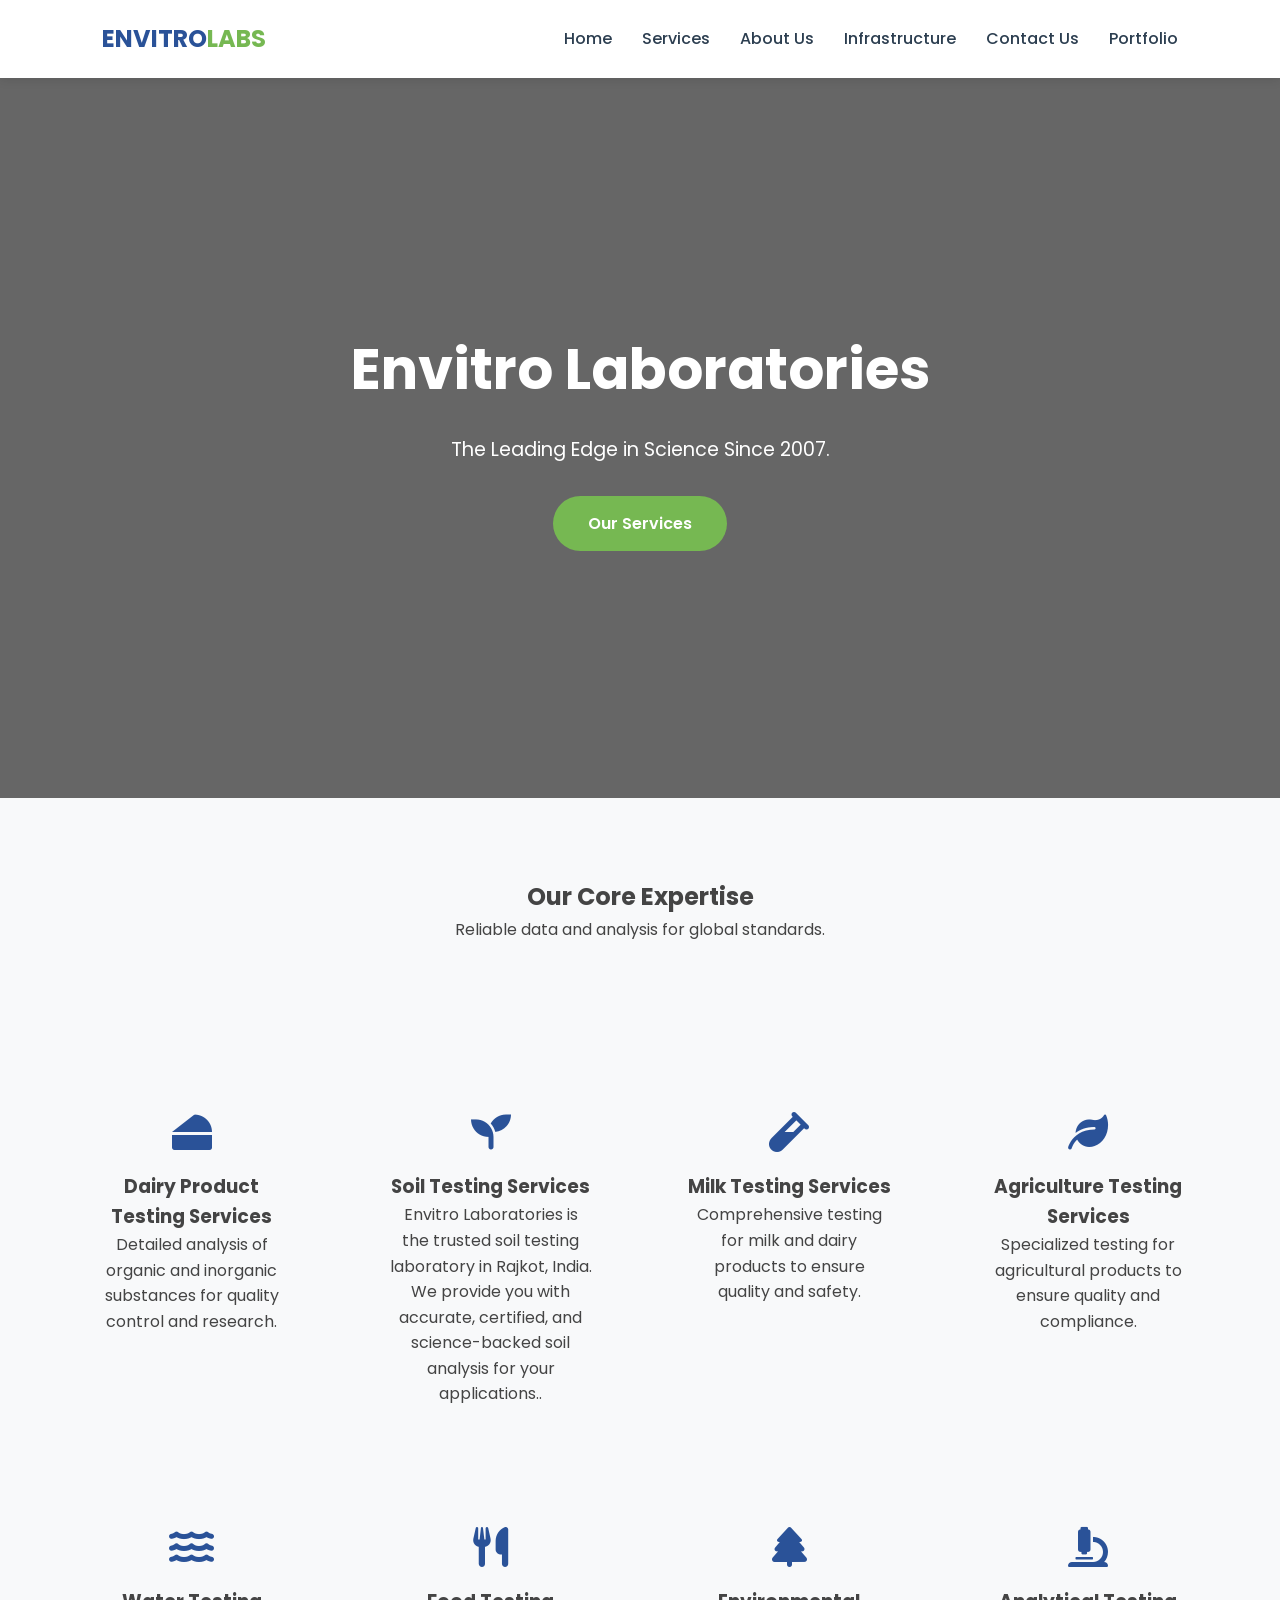
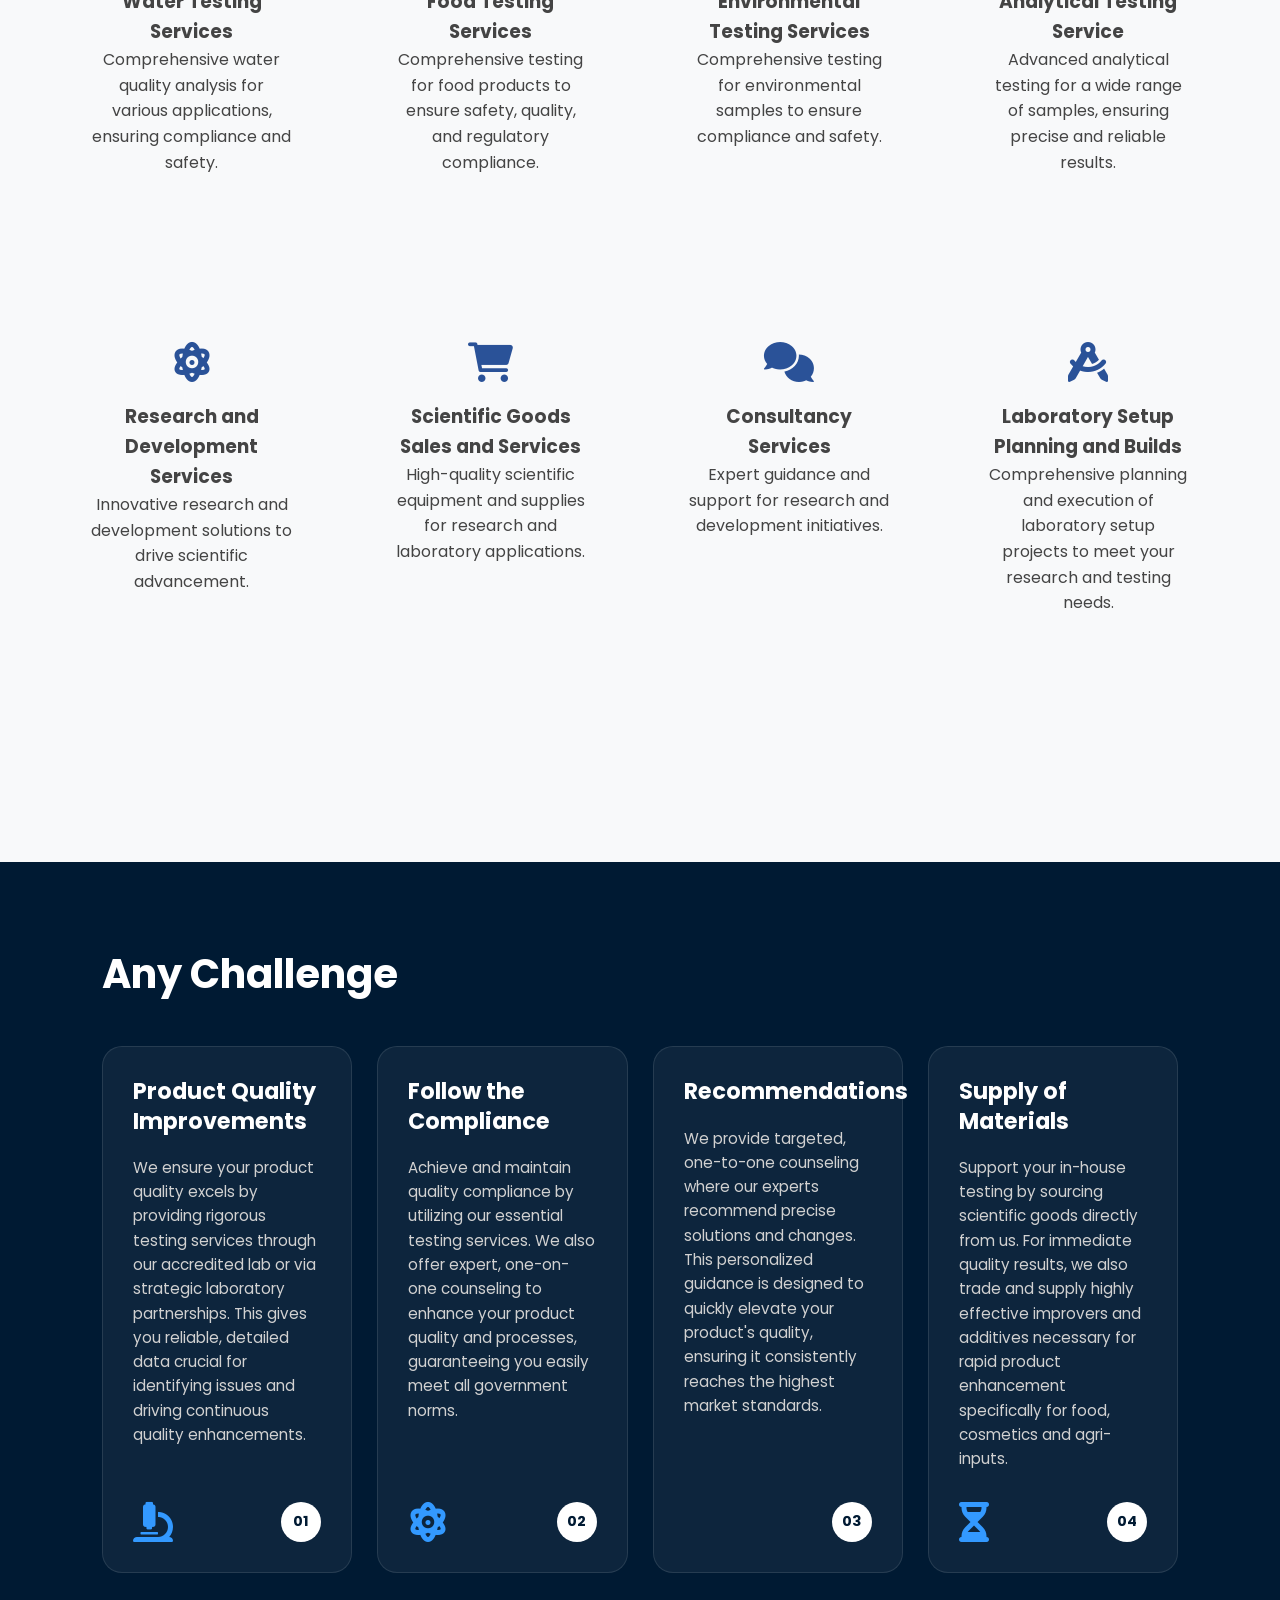
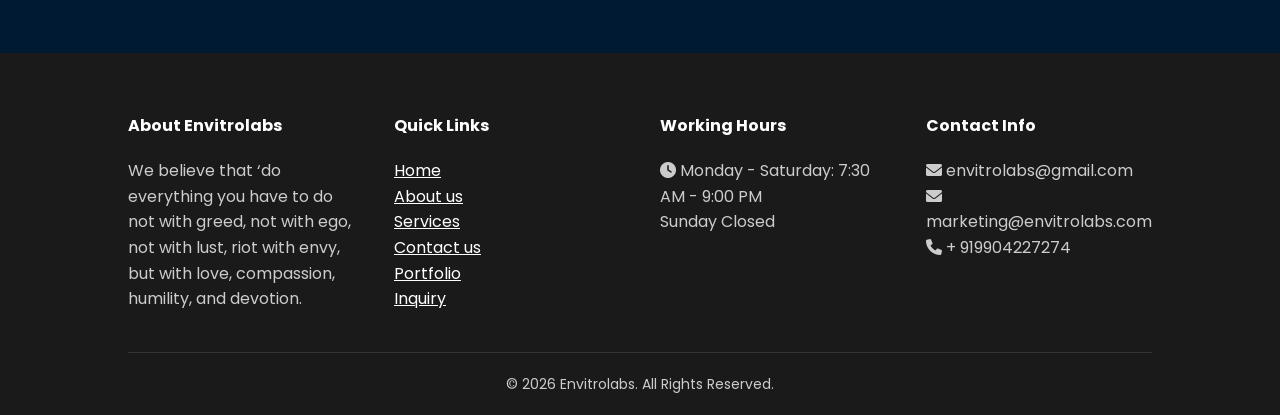
<file: index1.html>
<!DOCTYPE html>
<html lang="en">
<head>
    <meta charset="UTF-8">
    <meta name="viewport" content="width=device-width, initial-scale=1.0">
    <title>Envitrolabs | The Leading Edge in Science Since</title>
    
    <!-- External Resources: FontAwesome for icons and Google Fonts -->
    <link rel="stylesheet" href="https://cdnjs.cloudflare.com/ajax/libs/font-awesome/6.0.0/css/all.min.css">
    <link href="https://fonts.googleapis.com/css2?family=Poppins:wght@300;400;600;700&display=swap" rel="stylesheet">

    <link rel="stylesheet" href="style.css">
</head>
<body>

    <!-- NAVIGATION: Edit logo text or link names here -->
    <nav>
        <a href="#" class="logo">ENVITRO<span style="color:var(--accent-green)">LABS</span></a>
        
        <ul class="nav-links">
            <li><a href="#home">Home</a></li>
            
            <li class="dropdown">
            <a href="#services" >Services </a>
            <div class="dropdown-content">
                <a href="dairy-testing.html">Dairy Product Testing</a>
                <a href="soil-testing.html">Soil Testing</a>
                <a href="water-testing.html">Water Testing</a>
                <a href="food-testing.html">Food Testing</a>
                <a href="agriculture-testing.html">Agriculture Testing</a>
                <a href="research-development.html">Research & Development</a>
            </div>
        </li>
            <li class="dropdown">
                <a href="#about us" >About Us </a>
                <div class="dropdown-content">
                    <a href="our-story.html">Technology Partners</a>
                    <a href="team.html">How We Work</a>
                    <a href="values.html">Value We Deliver</a>
                    <a href="ourteam.html">Our Team     </a>
                    <a href="certificates.html">Certificates</a>
                    <a href="technologypartners.html">Technology Partners  </a>
                    <a href="employees.html">Glimpse of Employees</a>

                </div>
            </li>
            <li><a href="infrastructure.html;">Infrastructure</a></li>
            <li class="dropdown">
                <a href="#contact us ">Contact Us</a>
                <div class="dropdown-content">
                    <a href="connect.html">Connect With Us</a>
                    <a href="inquiry.html">Inquiry Form</a>
                    <a href ="training.html">training</a>
            </li>
            <li><a href="#Portfolio">Portfolio</a></li>
        </ul>
    </nav>

    <!-- HERO: Change your main headline and Call to Action button here -->
    <section class="hero" id="home">
        <h1>Envitro Laboratories</h1>
        <p style="font-size: 1.2rem; margin-bottom: 30px;">The Leading Edge in Science Since 2007.</p>
        <a href="services.html" class="btn">Our Services</a>
    </section>

    <!-- SERVICES: Edit the titles, descriptions, and icons below -->
    <section class="section-padding" id="services" style="background: var(--bg-light);">
        <div class="section-title">
            <h2>Our Core Expertise</h2>
            <p>Reliable data and analysis for global standards.</p>
        </div>

        <div class="services-grid">
            <!-- Service 1 -->
            <div class="card">
                <i class="fas fa-cheese"></i>
                <h3>Dairy Product Testing Services</h3>
                <p>Detailed analysis of organic and inorganic substances for quality control and research.</p>
            </div>

            <!-- Service 2 -->
            <div class="card">
                <i class="fas fa-seedling"></i>
                <h3>Soil Testing Services</h3>
                <p>Envitro Laboratories is the trusted soil testing laboratory in Rajkot, India. We provide you with accurate, certified, and science-backed soil analysis for your applications..</p>
            </div>

            <!-- Service 3 -->
            <div class="card">
                <i class="fas fa-vial"></i>
                <h3>Milk Testing Services</h3>
                <p>Comprehensive testing for milk and dairy products to ensure quality and safety.</p>
            </div>

            <!-- Service 4 -->
            <div class="card">
                <i class="fas fa-leaf"></i>
                <h3>Agriculture Testing Services</h3>
                <p>Specialized testing for agricultural products to ensure quality and compliance.</p>
            </div>

            <!-- Service 5 -->
            <div class="card">
                <i class="fas fa-water"></i>
                <h3>Water Testing Services</h3>
                <p>Comprehensive water quality analysis for various applications, ensuring compliance and safety.</p>
            </div>

            <!-- Service 6 -->
            <div class="card">
                <i class="fas fa-utensils"></i>
                <h3>Food Testing Services</h3>
                <p>Comprehensive testing for food products to ensure safety, quality, and regulatory compliance.</p>
            </div>

            <!-- Service 7 -->
            <div class="card">
                <i class="fas fa-tree"></i>
                <h3>Environmental Testing Services</h3>
                <p>Comprehensive testing for environmental samples to ensure compliance and safety.</p>
            </div>

            <!-- Service 8 -->
            <div class="card">
                <i class="fas fa-microscope"></i>
                <h3>Analytical Testing Service</h3>
                <p>Advanced analytical testing for a wide range of samples, ensuring precise and reliable results.</p>
            </div>

            <!-- Service 9 -->
            <div class="card">
                <i class="fas fa-atom"></i>
                <h3>Research and Development Services</h3>
                <p>Innovative research and development solutions to drive scientific advancement.</p>
            </div>

        

            <!-- Service 10 -->
            <div class="card">
                <i class="fas fa-shopping-cart"></i>
                <h3>Scientific Goods Sales and Services</h3>
                <p>High-quality scientific equipment and supplies for research and laboratory applications.</p>
            </div>

            <!-- Service 3 -->
            <div class="card">
                <i class="fas fa-comments"></i>
                <h3>Consultancy Services</h3>
                <p>Expert guidance and support for research and development initiatives.</p>
            </div>

            <!-- Service 12 -->
            <div class="card">
                <i class="fas fa-compass-drafting"></i>
                <h3>Laboratory Setup Planning and Builds</h3>
                <p>Comprehensive planning and execution of laboratory setup projects to meet your research and testing needs.</p>
            </div>


        </div>
    </section>

    <!-- CHALLENGE SECTION -->
<section class="challenge-section">
    <div class="challenge-container">
        <h2 class="challenge-title">Any Challenge</h2>
        
        <div class="challenge-grid">
            <!-- Card 01 -->
            <div class="challenge-card">
                <div class="card-content">
                    <h3>Product Quality Improvements</h3>
                    <p>We ensure your product quality excels by providing rigorous testing services through our accredited lab or via strategic laboratory partnerships. This gives you reliable, detailed data crucial for identifying issues and driving continuous quality enhancements.</p>
                </div>
                <div class="card-footer">
                    <i class="fas fa-microscope"></i>
                    <span class="number">01</span>
                </div>
            </div>

            <!-- Card 02 -->
            <div class="challenge-card">
                <div class="card-content">
                    <h3>Follow the Compliance</h3>
                    <p>Achieve and maintain quality compliance by utilizing our essential testing services. We also offer expert, one-on-one counseling to enhance your product quality and processes, guaranteeing you easily meet all government norms.</p>
                </div>
                <div class="card-footer">
                    <i class="fas fa-atom"></i>
                    <span class="number">02</span>
                </div>
            </div>

            <!-- Card 03 -->
            <div class="challenge-card">
                <div class="card-content">
                    <h3>Recommendations</h3>
                    <p>We provide targeted, one-to-one counseling where our experts recommend precise solutions and changes. This personalized guidance is designed to quickly elevate your product's quality, ensuring it consistently reaches the highest market standards.</p>
                </div>
                <div class="card-footer">
                    <i class="fas fa-flask-magnifying-glass-chart"></i>
                    <span class="number">03</span>
                </div>
            </div>

            <!-- Card 04 -->
            <div class="challenge-card">
                <div class="card-content">
                    <h3>Supply of Materials</h3>
                    <p>Support your in-house testing by sourcing scientific goods directly from us. For immediate quality results, we also trade and supply highly effective improvers and additives necessary for rapid product enhancement specifically for food, cosmetics and agri-inputs.</p>
                </div>
                <div class="card-footer">
                    <i class="fas fa-hourglass-half"></i>
                    <span class="number">04</span>
                </div>
            </div>
        </div>
    </div>
</section>

    <!-- FOOTER: Edit your contact details and company info here -->
    <footer>
        <div class="footer-grid">
            <div class="footer-col">
                <h4>About Envitrolabs</h4>
                <p>We believe that ‘do everything you have to do not with greed, not with ego, not with lust, riot with envy, but with love, compassion, humility, and devotion.</p>
            </div>
            <div class="footer-col">
                <h4>Quick Links</h4>
                <p><a href="home.html">Home</a></p>
                <p><a href="#About">About us</a></p>
                <p><a href="#Services">Services</a></p>
                <p><a href="#Contact">Contact us</a></p>
                <p><a href="#Portfolio">Portfolio</a></p>
                <p><a href="#Inquiry">Inquiry</a></p>
            </div>
            <div class="footer-col">
                <h4> Working Hours </h4>
                <p><i class="fas fa-clock"></i> Monday - Saturday: 7:30 AM - 9:00 PM</p>
                <p>Sunday Closed</p>
            </div>
            <div class="footer-col">
                <h4>Contact Info</h4>
                <p><i class="fas fa-envelope"></i> envitrolabs@gmail.com</p>
                <p><i class="fas fa-envelope"></i> marketing@envitrolabs.com</p>
                <p><i class="fas fa-phone"></i> + 919904227274</p>
            </div>
        </div>
        <div class="copyright">
            <p>&copy; 2026 Envitrolabs. All Rights Reserved.</p>
        </div>
    </footer>

</body>
</html>
</file>
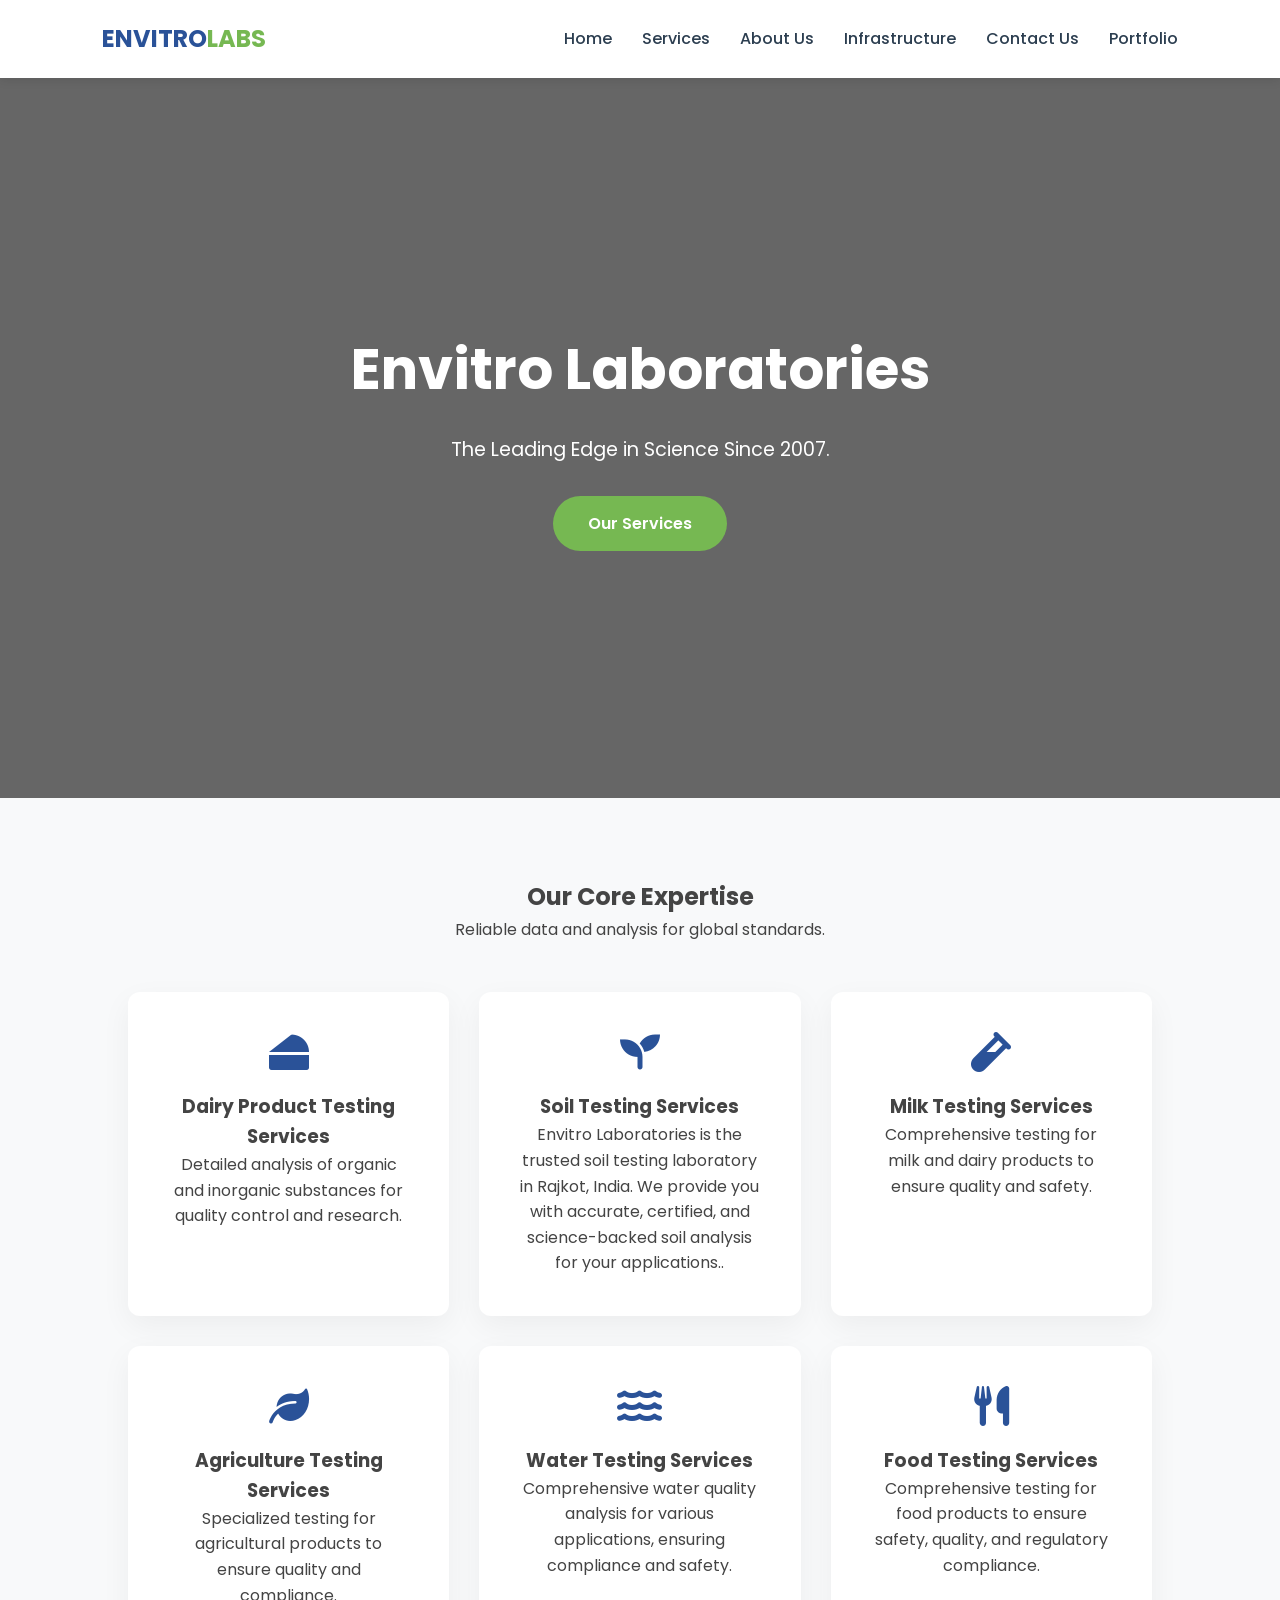
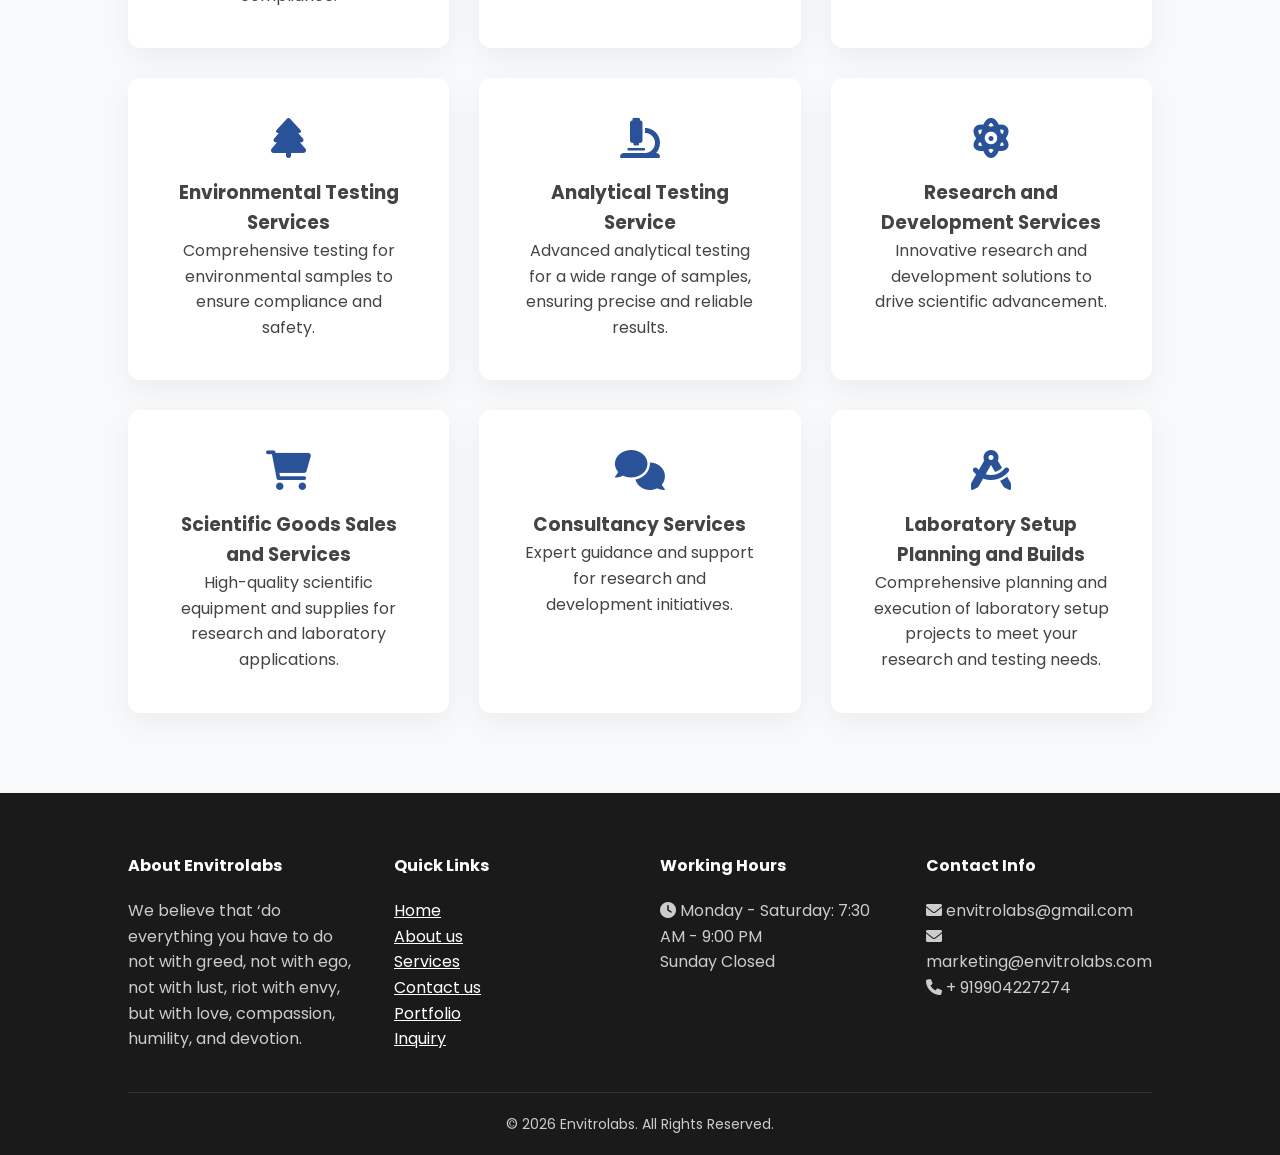
<file: src/components/section/index1.html>
<!DOCTYPE html>
<html lang="en">
<head>
    <meta charset="UTF-8">
    <meta name="viewport" content="width=device-width, initial-scale=1.0">
    <title>Envitrolabs | The Leading Edge in Science Since</title>
    
    <!-- External Resources: FontAwesome for icons and Google Fonts -->
    <link rel="stylesheet" href="https://cdnjs.cloudflare.com/ajax/libs/font-awesome/6.0.0/css/all.min.css">
    <link href="https://fonts.googleapis.com/css2?family=Poppins:wght@300;400;600;700&display=swap" rel="stylesheet">

    <link rel="stylesheet" href="style.css">
</head>
<body>

    <!-- NAVIGATION: Edit logo text or link names here -->
    <nav>
        <a href="#" class="logo">ENVITRO<span style="color:var(--accent-green)">LABS</span></a>
        
        <ul class="nav-links">
            <li><a href="#home">Home</a></li>
            
            <li class="dropdown">
            <a href="#services" >Services </a>
            <div class="dropdown-content">
                <a href="dairy-testing.html">Dairy Product Testing</a>
                <a href="soil-testing.html">Soil Testing</a>
                <a href="water-testing.html">Water Testing</a>
                <a href="food-testing.html">Food Testing</a>
                <a href="agriculture-testing.html">Agriculture Testing</a>
                <a href="research-development.html">Research & Development</a>
            </div>
        </li>
            <li class="dropdown">
                <a href="#about us" >About Us </a>
                <div class="dropdown-content">
                    <a href="our-story.html">Technology Partners</a>
                    <a href="team.html">How We Work</a>
                    <a href="values.html">Value We Deliver</a>
                    <a href="ourteam.html">Our Team     </a>
                    <a href="certificates.html">Certificates</a>
                    <a href="technologypartners.html">Technology Partners  </a>
                    <a href="employees.html">Glimpse of Employees</a>

                </div>
            </li>
            <li><a href="infrastructure.html;">Infrastructure</a></li>
            <li class="dropdown">
                <a href="#contact us ">Contact Us</a>
                <div class="dropdown-content">
                    <a href="connect.html">Connect With Us</a>
                    <a href="inquiry.html">Inquiry Form</a>
                    <a href ="training.html">training</a>
            </li>
            <li><a href="#Portfolio">Portfolio</a></li>
        </ul>
    </nav>

    <!-- HERO: Change your main headline and Call to Action button here -->
    <section class="hero" id="home">
        <h1>Envitro Laboratories</h1>
        <p style="font-size: 1.2rem; margin-bottom: 30px;">The Leading Edge in Science Since 2007.</p>
        <a href="services.html" class="btn">Our Services</a>
    </section>

    <!-- SERVICES: Edit the titles, descriptions, and icons below -->
    <section class="section-padding" id="services" style="background: var(--bg-light);">
        <div class="section-title">
            <h2>Our Core Expertise</h2>
            <p>Reliable data and analysis for global standards.</p>
        </div>

        <div class="services-grid">
            <!-- Service 1 -->
            <div class="card">
                <i class="fas fa-cheese"></i>
                <h3>Dairy Product Testing Services</h3>
                <p>Detailed analysis of organic and inorganic substances for quality control and research.</p>
            </div>

            <!-- Service 2 -->
            <div class="card">
                <i class="fas fa-seedling"></i>
                <h3>Soil Testing Services</h3>
                <p>Envitro Laboratories is the trusted soil testing laboratory in Rajkot, India. We provide you with accurate, certified, and science-backed soil analysis for your applications..</p>
            </div>

            <!-- Service 3 -->
            <div class="card">
                <i class="fas fa-vial"></i>
                <h3>Milk Testing Services</h3>
                <p>Comprehensive testing for milk and dairy products to ensure quality and safety.</p>
            </div>

            <!-- Service 4 -->
            <div class="card">
                <i class="fas fa-leaf"></i>
                <h3>Agriculture Testing Services</h3>
                <p>Specialized testing for agricultural products to ensure quality and compliance.</p>
            </div>

            <!-- Service 5 -->
            <div class="card">
                <i class="fas fa-water"></i>
                <h3>Water Testing Services</h3>
                <p>Comprehensive water quality analysis for various applications, ensuring compliance and safety.</p>
            </div>

            <!-- Service 6 -->
            <div class="card">
                <i class="fas fa-utensils"></i>
                <h3>Food Testing Services</h3>
                <p>Comprehensive testing for food products to ensure safety, quality, and regulatory compliance.</p>
            </div>

            <!-- Service 7 -->
            <div class="card">
                <i class="fas fa-tree"></i>
                <h3>Environmental Testing Services</h3>
                <p>Comprehensive testing for environmental samples to ensure compliance and safety.</p>
            </div>

            <!-- Service 8 -->
            <div class="card">
                <i class="fas fa-microscope"></i>
                <h3>Analytical Testing Service</h3>
                <p>Advanced analytical testing for a wide range of samples, ensuring precise and reliable results.</p>
            </div>

            <!-- Service 9 -->
            <div class="card">
                <i class="fas fa-atom"></i>
                <h3>Research and Development Services</h3>
                <p>Innovative research and development solutions to drive scientific advancement.</p>
            </div>

        

            <!-- Service 10 -->
            <div class="card">
                <i class="fas fa-shopping-cart"></i>
                <h3>Scientific Goods Sales and Services</h3>
                <p>High-quality scientific equipment and supplies for research and laboratory applications.</p>
            </div>

            <!-- Service 3 -->
            <div class="card">
                <i class="fas fa-comments"></i>
                <h3>Consultancy Services</h3>
                <p>Expert guidance and support for research and development initiatives.</p>
            </div>

            <!-- Service 12 -->
            <div class="card">
                <i class="fas fa-compass-drafting"></i>
                <h3>Laboratory Setup Planning and Builds</h3>
                <p>Comprehensive planning and execution of laboratory setup projects to meet your research and testing needs.</p>
            </div>


        </div>
    </section>

    <!-- FOOTER: Edit your contact details and company info here -->
    <footer>
        <div class="footer-grid">
            <div class="footer-col">
                <h4>About Envitrolabs</h4>
                <p>We believe that ‘do everything you have to do not with greed, not with ego, not with lust, riot with envy, but with love, compassion, humility, and devotion.</p>
            </div>
            <div class="footer-col">
                <h4>Quick Links</h4>
                <p><a href="home.html">Home</a></p>
                <p><a href="#About">About us</a></p>
                <p><a href="#Services">Services</a></p>
                <p><a href="#Contact">Contact us</a></p>
                <p><a href="#Portfolio">Portfolio</a></p>
                <p><a href="#Inquiry">Inquiry</a></p>
            </div>
            <div class="footer-col">
                <h4> Working Hours </h4>
                <p><i class="fas fa-clock"></i> Monday - Saturday: 7:30 AM - 9:00 PM</p>
                <p>Sunday Closed</p>
            </div>
            <div class="footer-col">
                <h4>Contact Info</h4>
                <p><i class="fas fa-envelope"></i> envitrolabs@gmail.com</p>
                <p><i class="fas fa-envelope"></i> marketing@envitrolabs.com</p>
                <p><i class="fas fa-phone"></i> + 919904227274</p>
            </div>
        </div>
        <div class="copyright">
            <p>&copy; 2026 Envitrolabs. All Rights Reserved.</p>
        </div>
    </footer>

</body>
</html>
</file>
<file: style.css>
:root {
            --primary-blue: #2a5298;   /* Main Brand Color */
            --accent-green: #76b852;   /* Highlight/Secondary Color */
            --text-dark: #2c3e50;      /* Main Heading Color */
            --bg-light: #f8f9fa;       /* Background of sections */
            --white: #ffffff;
        }
 
        /* --- 2. BASE STYLES --- */
        * {
            margin: 0;
            padding: 0;
            box-sizing: border-box;
        }

        body {
            font-family: 'Poppins', sans-serif;
            color: #444;
            line-height: 1.6;
            overflow-x: hidden;
        }

        /* --- 3. NAVIGATION BAR --- */
        nav {
            display: flex;
            justify-content: space-between;
            align-items: center;
            padding: 20px 8%;
            background: var(--white);
            box-shadow: 0 2px 10px rgba(0,0,0,0.1);
            position: sticky;
            top: 0;
            z-index: 1000;
        }

        /* Container for the dropdown */
.dropdown {
    position: relative;
    display: inline-block;
}

/* Style the dropdown menu (hidden by default) */
.dropdown-content {
    display: none;
    position: absolute;
    background-color: #ffffff;
    min-width: 220px;
    box-shadow: 0px 8px 16px 0px rgba(0,0,0,0.1);
    z-index: 1001; /* Higher than other elements */
    border-top: 3px solid var(--accent-green); /* Adds a nice top border */
    border-radius: 0 0 5px 5px;
    margin-top: 0px;
}

/* Individual links inside the dropdown */
.dropdown-content a {
    color: #333 !important; /* Forces dark text on white bg */
    padding: 12px 16px;
    text-decoration: none;
    display: block;
    font-size: 14px;
    text-align: left;
    border-bottom: 1px solid #f1f1f1;
    transition: background 0.3s;
}

/* Change color on hover */
.dropdown-content a:hover {
    background-color: #f9f9f9;
    color: var(--primary-blue) !important;
}

/* SHOW THE DROPDOWN ON HOVER */
.dropdown:hover .dropdown-content {
    display:  block;
}

/* Optional: Slight rotation for the caret icon on hover */
.dropdown:hover .fa-caret-down {
    transform: rotate(180deg);
    transition: 0.3s;
}

        

        .logo {
            font-size: 24px;
            font-weight: 700;
            color: var(--primary-blue);
            text-decoration: none;

        }

        .nav-links {
            display: flex;
            list-style: none;
        }

        .nav-links li {
            margin-left: 30px;
        }

        .nav-links a {
            text-decoration: none;
            color: var(--text-dark);
            font-weight: 500;
            transition: 0.3s;
        }

        .nav-links a:hover {
            color: var(--accent-green);
        }

        /* --- 4. HERO SECTION --- 
           Change the background URL below to use your own image. */
        .hero {
            height: 80vh;
            background: linear-gradient(rgba(0,0,0,0.6), rgba(0,0,0,0.6)), 
                        url('https://images.unsplash.com/photo-1579154204601-01588f351e67?auto=format&fit=crop&w=1350&q=80');
            background-size: cover;
            background-position: center;
            display: flex;
            flex-direction: column;
            justify-content: center;
            align-items: center;
            text-align: center;
            color: var(--white);
            padding: 0 20px;
        }

        .hero h1 {
            font-size: 3.5rem;
            margin-bottom: 20px;
        }

        .btn {
            padding: 15px 35px;
            background: var(--accent-green);
            color: var(--white);
            text-decoration: none;
            border-radius: 50px;
            font-weight: 600;
            transition: 0.3s;
            border: none;
            cursor: pointer;
        }

        .btn:hover {
            background: var(--primary-blue);
            transform: scale(1.05);
        }

        /* --- 5. SERVICES SECTION --- */
        .section-padding {
            padding: 80px 2%;
        }

        .section-title {
            text-align: center;
            margin-bottom: 50px;
        }

       

        .card {
            background: var(--white);
            padding: 40px;
            border-radius: 12px;
            text-align: center;
            box-shadow: 0 10px 30px rgba(0,0,0,0.05);
            transition: 0.3s;
        }

        .card:hover {
            transform: translateY(-10px);
        }

        .card i {
            font-size: 40px;
            color: var(--primary-blue);
            margin-bottom: 20px;
        }


        /* --- SERVICE CARD FLIP ANIMATION --- */

/* The container for the flip effect */


    /* --- 4-COLUMN GRID UPDATE --- */
.services-grid {
    display: grid;
    /* Forces 4 columns on desktop, scales down on smaller screens */
    grid-template-columns: repeat(4, 1fr); 
    gap: 15px; /* Reduced gap to fit more items comfortably */
    width :100%;
    max-width:1600px;
    margin :0 auto;
    padding: 80px 2%; /* Adjusted padding for better spacing */
    perspective: 1000px;
}
    
.card {
    background: transparent;
    box-shadow: none;
    width:100%;
    height: 400px; /* Increased height slightly to accommodate text in narrower cards */
    cursor: pointer;
    perspective: 1000px;
}

@media (max-width: 1200px) {
    .services-grid {
        grid-template-columns: repeat(2, 1fr); /* 2 columns for tablets */
    }
}

@media (max-width: 768px) {
    .services-grid {
        grid-template-columns: 1fr; /* 1 column for mobile */
    }
}

.card-inner {
    position: relative;
    width: 100%;
    height: 100%;
    text-align: center;
    transition: transform 0.8s;
    transform-style: preserve-3d;
}

/* Do the flip on hover */
.card:hover .card-inner {
    transform: rotateY(180deg);
}

.card-front, .card-back {
    position: absolute;
    width: 100%;
    height: 100%;
    -webkit-backface-visibility: hidden; 
    backface-visibility: hidden;
    border-radius: 12px;
    padding: 30px;
    display: flex;
    flex-direction: column;
    justify-content: center;
    align-items: center;
    box-shadow: 0 10px 30px rgba(0,0,0,0.05);
}
.card-front, .card-back {
    padding: 20px 15px; 
}

.card-back p {
    font-size: 0.85rem; /* Slightly smaller text to prevent overflow */
    line-height: 1.4;
}
.card-front {
    background-color: var(--white);
    color: var(--text-dark);
}

.card-back {
    background-color: var(--primary-blue);
    color: var(--white);
    transform: rotateY(180deg);
}

.card-back h3 {
    color: var(--white);
    margin-bottom: 15px;
}

.card-back .back-links {
    margin-top: 20px;
    display: flex;
    flex-direction: column;
    gap: 10px;
}

.btn-outline {
    padding: 8px 20px;
    border: 2px solid var(--white);
    color: var(--white);
    text-decoration: none;
    border-radius: 25px;
    font-size: 0.9rem;
    transition: 0.3s;
}

.btn-outline:hover {
    background: var(--white);
    color: var(--primary-blue);
}




/*new hero section    */
/* --- NEW HERO SECTION STYLES --- */
.hero-new {
    background-color: #f0f7ff; /* Light blue background from your image */
    padding: 60px 5%;
    display: flex;
    justify-content: center;
}

.hero-container {
    display: flex;
    align-items: center;
    max-width: 1400px;
    gap: 50px;
}

.hero-image img {
    width: 100%;
    max-width: 600px;
    border-radius: 30px; /* Rounded corners like the image */
    box-shadow: 0 20px 40px rgba(0,0,0,0.1);
}

.hero-content {
    flex: 1;
    text-align: left;
    padding: 20px;
}

/* Space after the headline */
.hero-content h1 {
    margin-bottom: 25px; 
}

/* Space between the paragraph and the buttons */
.hero-description {
    margin-bottom: 40px; /* This creates the specific gap you're missing */
    font-size: 1.1rem;
    color: #555;
    max-width: 600px;
}

/* Ensure the buttons have their own spacing and alignment */
.hero-btns {
    display: flex;
    align-items: center;
    gap: 20px; /* Horizontal space between the two buttons */
    margin-bottom: 50px; /* Space before the KPI stats row starts */
}

.hero-content h1 {
    font-size: 3.5rem;
    color: #001a33;
    line-height: 1.1;
    margin: 20px 0;
    padding: auto;
}

.badge {
    background: #eef2f6;
    padding: 5px 15px;
    border-radius: 20px;
    font-size: 0.8rem;
    font-weight: 700;
    border: 1px solid #ccd6e0;
}

/* KPI Circles [cite: 200, 235] */
.hero-stats {
    display: flex;
    gap: 40px;
    margin-top: 40px;
    border-top: 1px solid #cbd5e0;
    padding-top: 30px;
}

.stat-item {
    display: flex;
    align-items: center;
    gap: 15px;
}

.stat-circle {
    width: 80px;
    height: 80px;
    border: 3px solid var(--primary-blue);
    border-radius: 50%;
    display: flex;
    align-items: center;
    justify-content: center;
    font-weight: 700;
    color: var(--primary-blue);
    font-size: 1.2rem;
}

/* Action Buttons [cite: 191] */
.btn-read {
    padding: 12px 30px;
    border: 1px solid #000;
    border-radius: 30px;
    text-decoration: none;
    color: #000;
}

.btn-inquiry {
    padding: 12px 30px;
    background: #001a33;
    color: #fff;
    border-radius: 30px;
    text-decoration: none;
    margin-left: 15px;
}

/* --- TEAM SECTION STYLES --- */
.team-grid {
    display: grid;
    grid-template-columns: repeat(4, 1fr);
    gap: 20px;
    width: 100%;
    max-width: 1600px;
    margin: 40px auto 0;
}

.team-card {
    background: var(--white);
    border-radius: 15px;
    overflow: hidden;
    transition: 0.3s;
    text-align: center;
    box-shadow: 0 5px 15px rgba(0,0,0,0.05);
}

.team-image {
    position: relative;
    height: 300px;
    overflow: hidden;
}

.team-image img {
    width: 100%;
    height: 100%;
    object-fit: cover; /* Ensures faces aren't stretched */
    transition: 0.5s;
}

.team-overlay {
    position: absolute;
    bottom: -50px;
    left: 0;
    width: 100%;
    background: rgba(42, 82, 152, 0.9); /* Primary blue with transparency */
    padding: 10px;
    transition: 0.3s;
}

.team-card:hover .team-overlay {
    bottom: 0;
}

.team-card:hover img {
    transform: scale(1.1);
}

.team-info {
    padding: 20px;
}

.team-info h3 {
    font-size: 1.2rem;
    color: var(--text-dark);
    margin-bottom: 5px;
}

.team-info span {
    color: var(--accent-green);
    font-weight: 600;
    font-size: 0.9rem;
}

/* Fix for mobile: stack to 1 column */
@media (max-width: 768px) {
    .team-grid {
        grid-template-columns: 1fr;
        padding: 0 20px;
    }
}

        /* Challenge Section Styles */
.challenge-section {
    background-color: #001a33; /* Dark Navy Background */
    color: #ffffff;
    padding: 80px 8%;
}

.challenge-title {
    font-size: 2.5rem;
    font-weight: 700;
    margin-bottom: 40px;
    text-align: left;
}

.challenge-grid {
    display: grid;
    grid-template-columns: repeat(auto-fit, minmax(250px, 1fr));
    gap: 25px;
}

.challenge-card {
    background-color: rgba(255, 255, 255, 0.05); /* Semi-transparent dark cards */
    border: 1px solid rgba(255, 255, 255, 0.1);
    border-radius: 20px;
    padding: 30px;
    display: flex;
    flex-direction: column;
    justify-content: space-between;
    min-height: 400px;
    transition: transform 0.3s ease;
}

.challenge-card:hover {
    background-color: rgba(255, 255, 255, 0.1);
    transform: translateY(-5px);
}

.challenge-card h3 {
    font-size: 1.4rem;
    margin-bottom: 20px;
    line-height: 1.3;
}

.challenge-card p {
    font-size: 0.95rem;
    color: #d1d1d1;
    line-height: 1.6;
}

.card-footer {
    display: flex;
    justify-content: space-between;
    align-items: flex-end;
    margin-top: 30px;
}

.card-footer i {
    font-size: 2.5rem;
    color: #3399ff; /* Blue icon color */
}

.card-footer .number {
    background-color: #ffffff;
    color: #001a33;
    width: 40px;
    height: 40px;
    display: flex;
    align-items: center;
    justify-content: center;
    border-radius: 50%;
    font-weight: bold;
    font-size: 0.9rem;
}

        /* --- 6. FOOTER --- */
        footer {
            background: #1a1a1a;
            color: #ccc;
            padding: 60px 10% 20px;
        }

        .footer-grid {
            display: grid;
            grid-template-columns: repeat(auto-fit, minmax(200px, 1fr));
            gap: 40px;
            margin-bottom: 40px;
        }

        .footer-col h4 {
            color: var(--white);
            margin-bottom: 20px;
        }

        
.footer-col a {
    text-decoration: underline; 
    color: white ;        /* Makes the link take the color of the surrounding text */
    transition: 0.3s;      /* Makes the hover effect smooth */
}

/* This defines what happens when you hover over the link */
.footer-col a:hover {
    color: var(--accent-green); /* Changes color only when the mouse is over it */
}






        .copyright {
            text-align: center;
            border-top: 1px solid #333;
            padding-top: 20px;
            font-size: 14px;
        }

        /* Mobile Responsive adjustment */
        @media (max-width: 768px) {
            .nav-links { display: none; } /* Simplified for this example */
            .hero h1 { font-size: 2.2rem; }
        }
</file>
<file: src/components/section/style.css>
:root {
            --primary-blue: #2a5298;   /* Main Brand Color */
            --accent-green: #76b852;   /* Highlight/Secondary Color */
            --text-dark: #2c3e50;      /* Main Heading Color */
            --bg-light: #f8f9fa;       /* Background of sections */
            --white: #ffffff;
        }

        /* --- 2. BASE STYLES --- */
        * {
            margin: 0;
            padding: 0;
            box-sizing: border-box;
        }

        body {
            font-family: 'Poppins', sans-serif;
            color: #444;
            line-height: 1.6;
            overflow-x: hidden;
        }

        /* --- 3. NAVIGATION BAR --- */
        nav {
            display: flex;
            justify-content: space-between;
            align-items: center;
            padding: 20px 8%;
            background: var(--white);
            box-shadow: 0 2px 10px rgba(0,0,0,0.1);
            position: sticky;
            top: 0;
            z-index: 1000;
        }

        /* Container for the dropdown */
.dropdown {
    position: relative;
    display: inline-block;
}

/* Style the dropdown menu (hidden by default) */
.dropdown-content {
    display: none;
    position: absolute;
    background-color: #ffffff;
    min-width: 220px;
    box-shadow: 0px 8px 16px 0px rgba(0,0,0,0.1);
    z-index: 1001; /* Higher than other elements */
    border-top: 3px solid var(--accent-green); /* Adds a nice top border */
    border-radius: 0 0 5px 5px;
    margin-top: 0px;
}

/* Individual links inside the dropdown */
.dropdown-content a {
    color: #333 !important; /* Forces dark text on white bg */
    padding: 12px 16px;
    text-decoration: none;
    display: block;
    font-size: 14px;
    text-align: left;
    border-bottom: 1px solid #f1f1f1;
    transition: background 0.3s;
}

/* Change color on hover */
.dropdown-content a:hover {
    background-color: #f9f9f9;
    color: var(--primary-blue) !important;
}

/* SHOW THE DROPDOWN ON HOVER */
.dropdown:hover .dropdown-content {
    display:  block;
}

/* Optional: Slight rotation for the caret icon on hover */
.dropdown:hover .fa-caret-down {
    transform: rotate(180deg);
    transition: 0.3s;
}

        

        .logo {
            font-size: 24px;
            font-weight: 700;
            color: var(--primary-blue);
            text-decoration: none;

        }

        .nav-links {
            display: flex;
            list-style: none;
        }

        .nav-links li {
            margin-left: 30px;
        }

        .nav-links a {
            text-decoration: none;
            color: var(--text-dark);
            font-weight: 500;
            transition: 0.3s;
        }

        .nav-links a:hover {
            color: var(--accent-green);
        }

        /* --- 4. HERO SECTION --- 
           Change the background URL below to use your own image. */
        .hero {
            height: 80vh;
            background: linear-gradient(rgba(0,0,0,0.6), rgba(0,0,0,0.6)), 
                        url('https://images.unsplash.com/photo-1579154204601-01588f351e67?auto=format&fit=crop&w=1350&q=80');
            background-size: cover;
            background-position: center;
            display: flex;
            flex-direction: column;
            justify-content: center;
            align-items: center;
            text-align: center;
            color: var(--white);
            padding: 0 20px;
        }

        .hero h1 {
            font-size: 3.5rem;
            margin-bottom: 20px;
        }

        .btn {
            padding: 15px 35px;
            background: var(--accent-green);
            color: var(--white);
            text-decoration: none;
            border-radius: 50px;
            font-weight: 600;
            transition: 0.3s;
            border: none;
            cursor: pointer;
        }

        .btn:hover {
            background: var(--primary-blue);
            transform: scale(1.05);
        }

        /* --- 5. SERVICES SECTION --- */
        .section-padding {
            padding: 80px 10%;
        }

        .section-title {
            text-align: center;
            margin-bottom: 50px;
        }

        .services-grid {
            display: grid;
            grid-template-columns: repeat(auto-fit, minmax(300px, 1fr));
            gap: 30px;
        }

        .card {
            background: var(--white);
            padding: 40px;
            border-radius: 12px;
            text-align: center;
            box-shadow: 0 10px 30px rgba(0,0,0,0.05);
            transition: 0.3s;
        }

        .card:hover {
            transform: translateY(-10px);
        }

        .card i {
            font-size: 40px;
            color: var(--primary-blue);
            margin-bottom: 20px;
        }

        /* --- 6. FOOTER --- */
        footer {
            background: #1a1a1a;
            color: #ccc;
            padding: 60px 10% 20px;
        }

        .footer-grid {
            display: grid;
            grid-template-columns: repeat(auto-fit, minmax(200px, 1fr));
            gap: 40px;
            margin-bottom: 40px;
        }

        .footer-col h4 {
            color: var(--white);
            margin-bottom: 20px;
        }

        
.footer-col a {
    text-decoration: underline; 
    color: white ;        /* Makes the link take the color of the surrounding text */
    transition: 0.3s;      /* Makes the hover effect smooth */
}

/* This defines what happens when you hover over the link */
.footer-col a:hover {
    color: var(--accent-green); /* Changes color only when the mouse is over it */
}






        .copyright {
            text-align: center;
            border-top: 1px solid #333;
            padding-top: 20px;
            font-size: 14px;
        }

        /* Mobile Responsive adjustment */
        @media (max-width: 768px) {
            .nav-links { display: none; } /* Simplified for this example */
            .hero h1 { font-size: 2.2rem; }
        }
</file>
